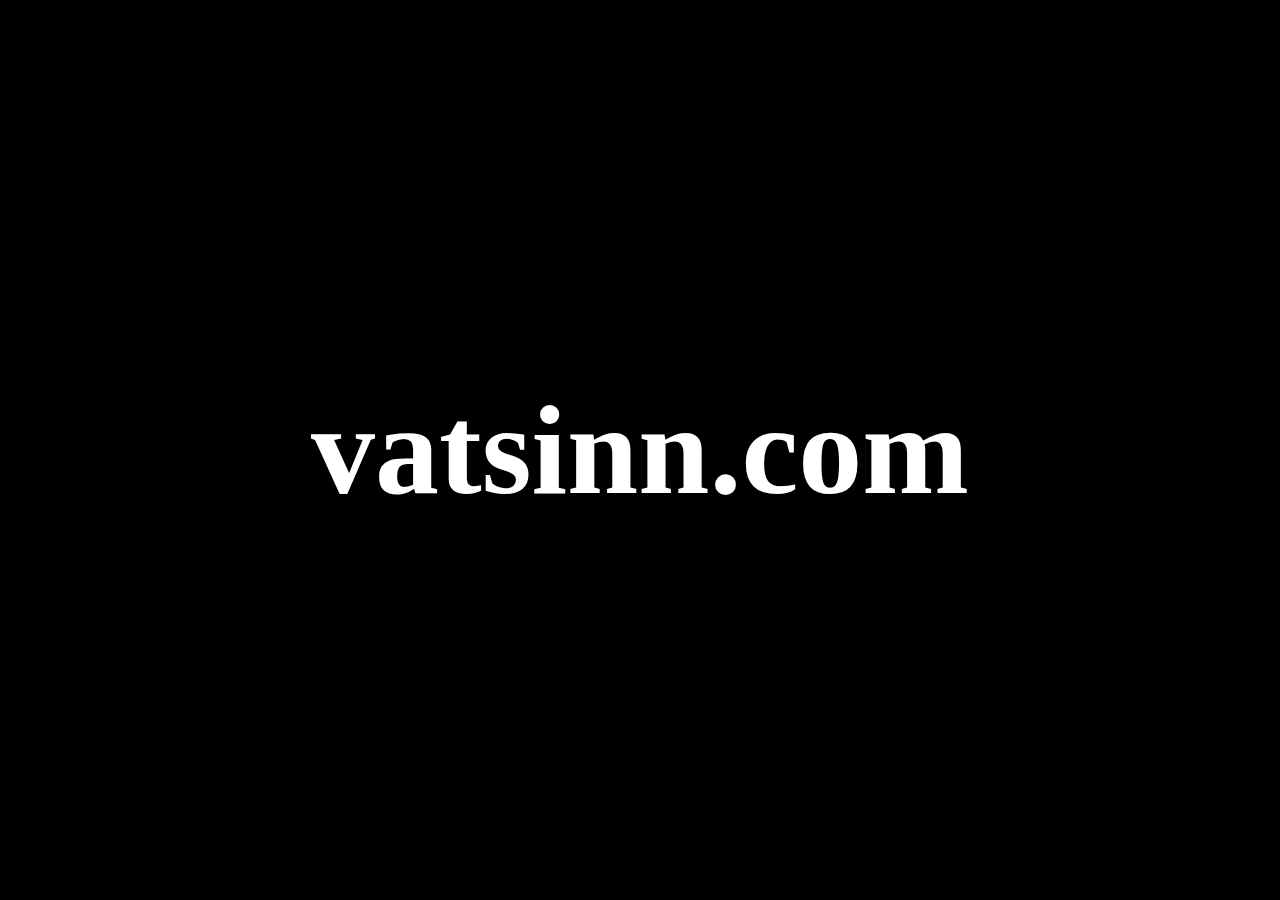
<file: cursor_move_effect/index.html>
<!DOCTYPE html>
<html lang="en">

<head>
    <meta charset="UTF-8" />
    <meta name="description" content="Free Web tutorials" />
    <meta name="keywords" content="HTML, CSS, JavaScript" />
    <meta name="author" content="Pratik Bhatt" />
    <meta name="viewport" content="width=device-width, initial-scale=1.0" />
    <title>Mouse Moving Effect</title>
    <link rel="stylesheet" href="style.css" />
</head>

<body>
    <div class="text">
        <h1>vatsinn.com</h1>
    </div>
    <div class="show"></div>

    <script>
        let position = document.documentElement;
        position.addEventListener("mousemove", (e) => {
            position.style.setProperty("--x", e.clientX + "px");
            position.style.setProperty("--y", e.clientY + "px");
        });
    </script>
</body>

</html>
</file>
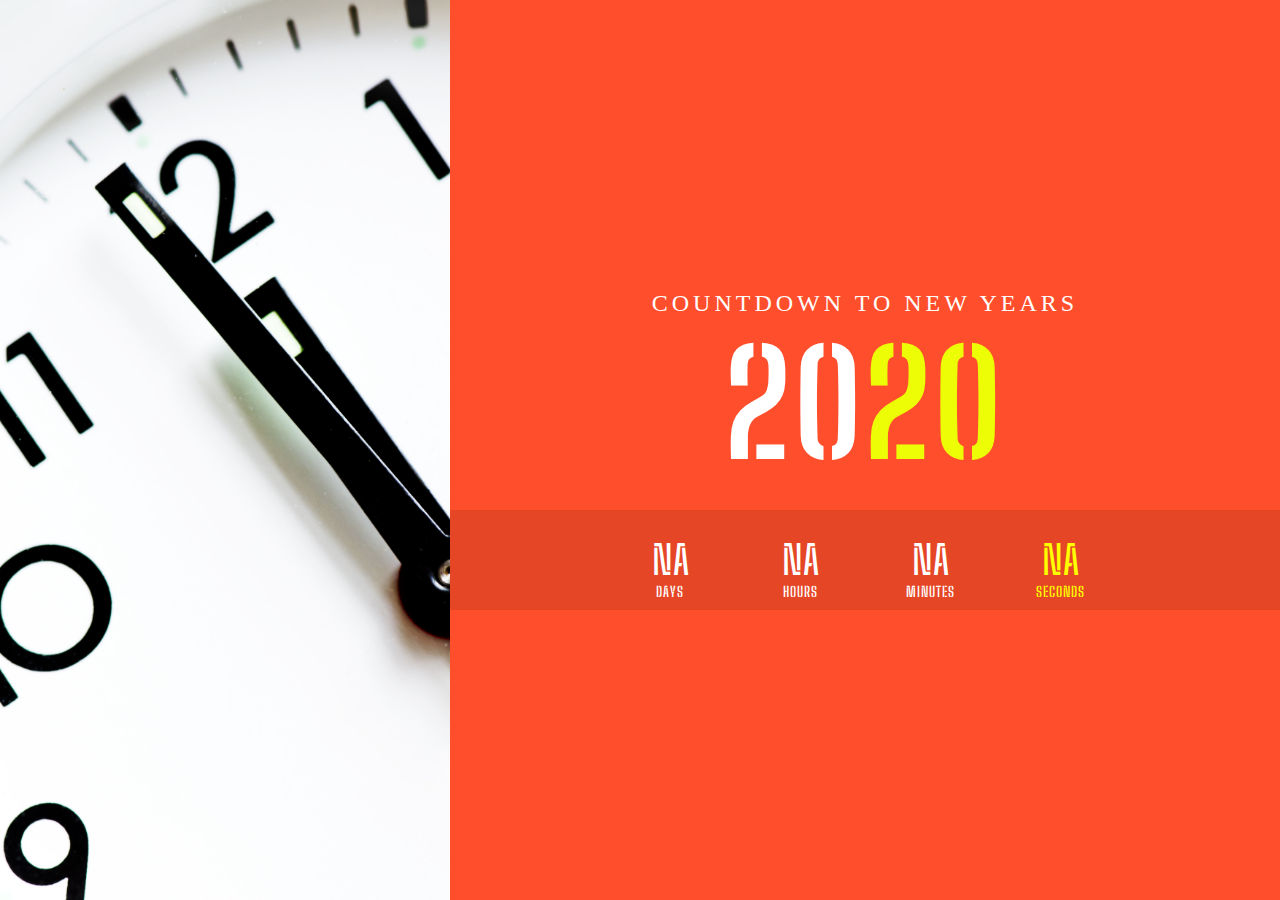
<file: NewYear_Countdown/index.html>
<!DOCTYPE html>
<html lang="en">

<head>
    <meta charset="UTF-8">
    <meta name="viewport" content="width=device-width, initial-scale=1.0">
    <title>New Year Countdown</title>
    <link rel="stylesheet" href="style.css">
</head>

<body>
    <div class="container">
        <div class="imageBox"></div>
        <div class="box">
            <h2>Countdown to New Years <br><span>20<i>20</i></span></h2>
            <div class="contdown">
                <div id="day">NA</div>
                <div id="hour">NA</div>
                <div id="minute">NA</div>
                <div id="second">NA</div>
            </div>
        </div>
    </div>

    <script src="main.js"></script>
</body>

</html>
</file>
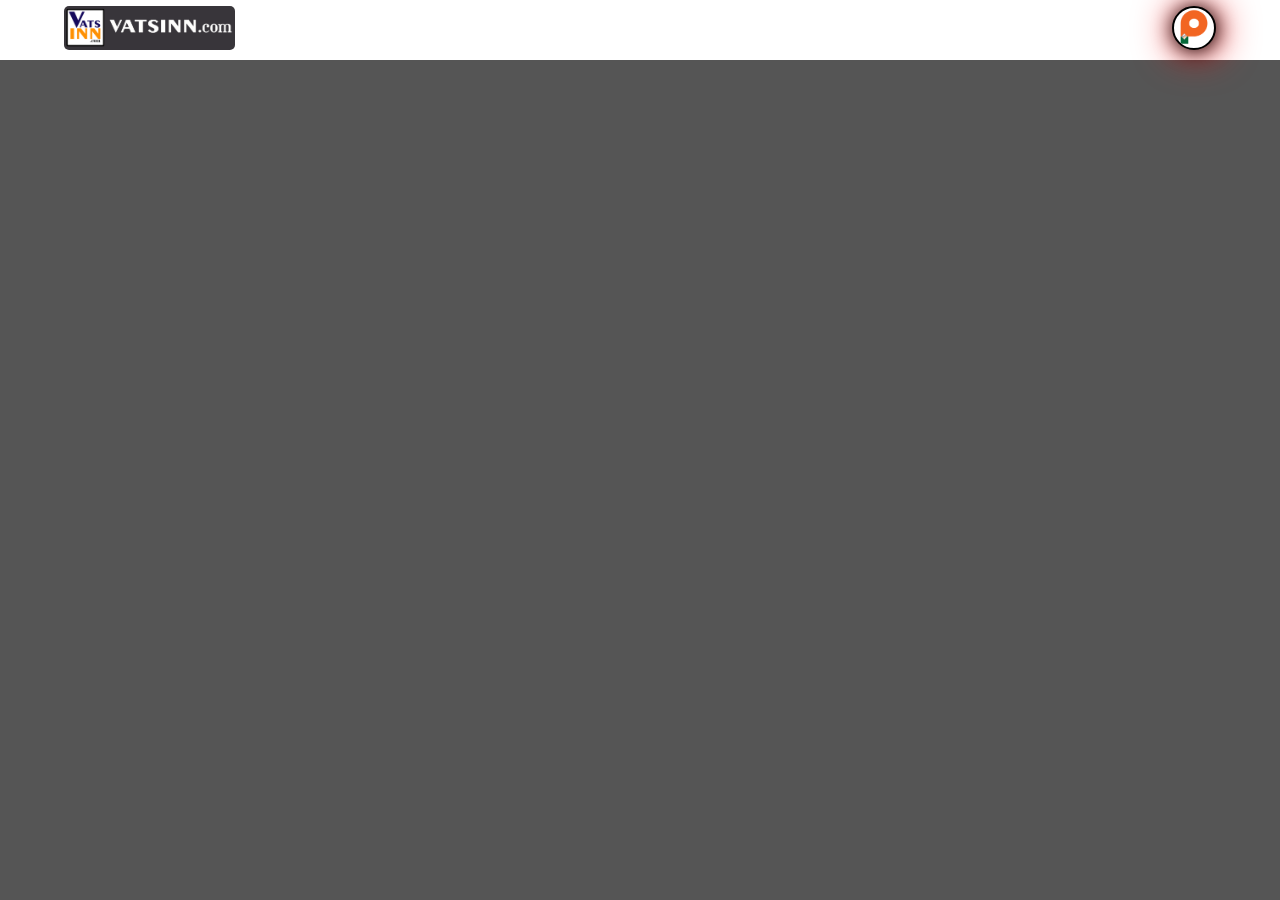
<file: user_menu/index.html>
<!DOCTYPE html>
<html lang="en">

<head>
    <meta charset="UTF-8">
    <meta name="viewport" content="width=device-width, initial-scale=1.0">
    <title>User Menu</title>
    <link rel="stylesheet" href="style.css">
</head>

<body>
    <div class="menu">
        <div class="container">
            <div class="logo"><img src="logo.png" alt=""></div>
            <div class="user" onclick="showhide()"><img src="P_logo1.png" alt=""></div>
        </div>
    </div>
    <div class="usermenu">
        <h3>Vatsal Bhatt<br><span>Web Developer</span></h3>
        <ul>
            <li><img src="user.png"><a href="#">My Profile</a></li>
            <li><img src="edit.png"><a href="#">Edit Profile</a></li>
            <li><img src="envelope.png"><a href="#">Inbox</a></li>
            <li><img src="settings.png"><a href="#">Setting</a></li>
            <li><img src="question.png"><a href="#">Help</a></li>
            <li><img src="log-out.png"><a href="#">Logout</a></li>
        </ul>
    </div>

    <script>
        function showhide() {
            let menuSH = document.querySelector('.usermenu ');
            menuSH.classList.toggle('active')
        }
    </script>


</body>

</html>
</file>
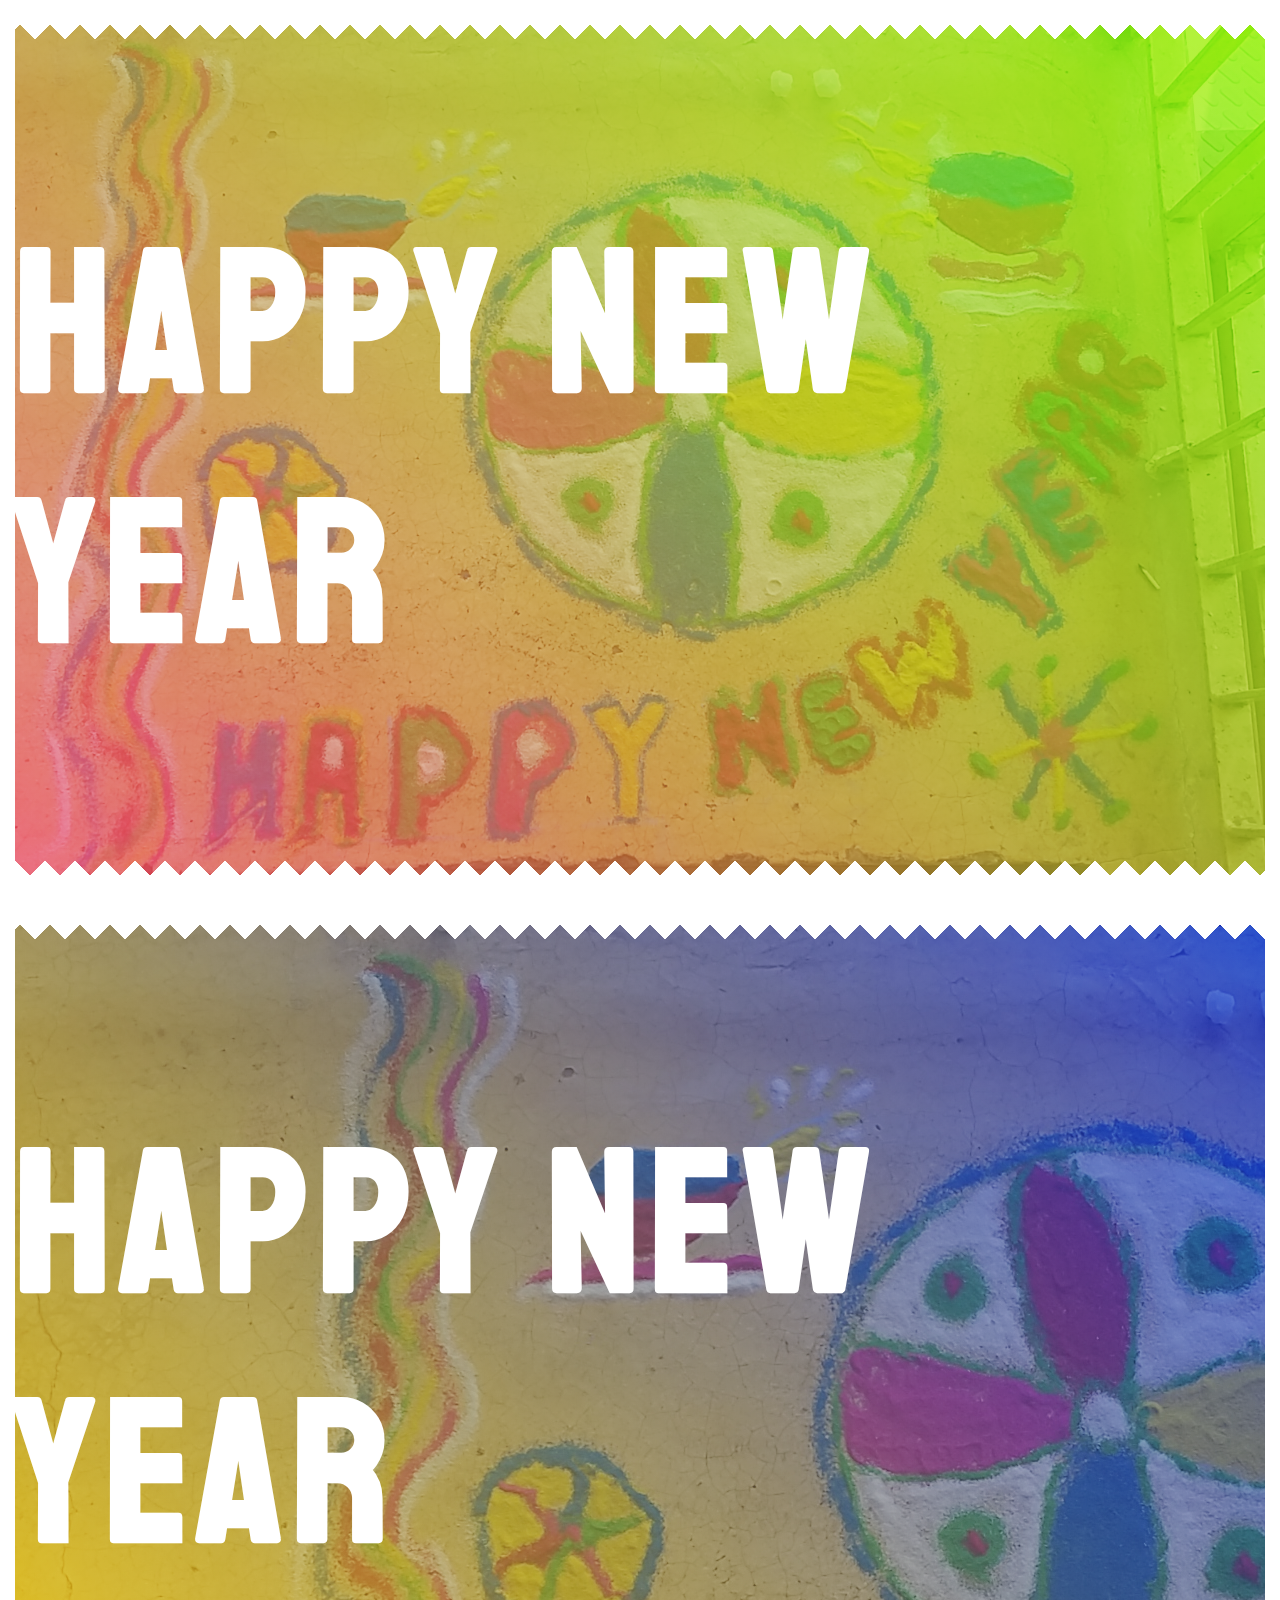
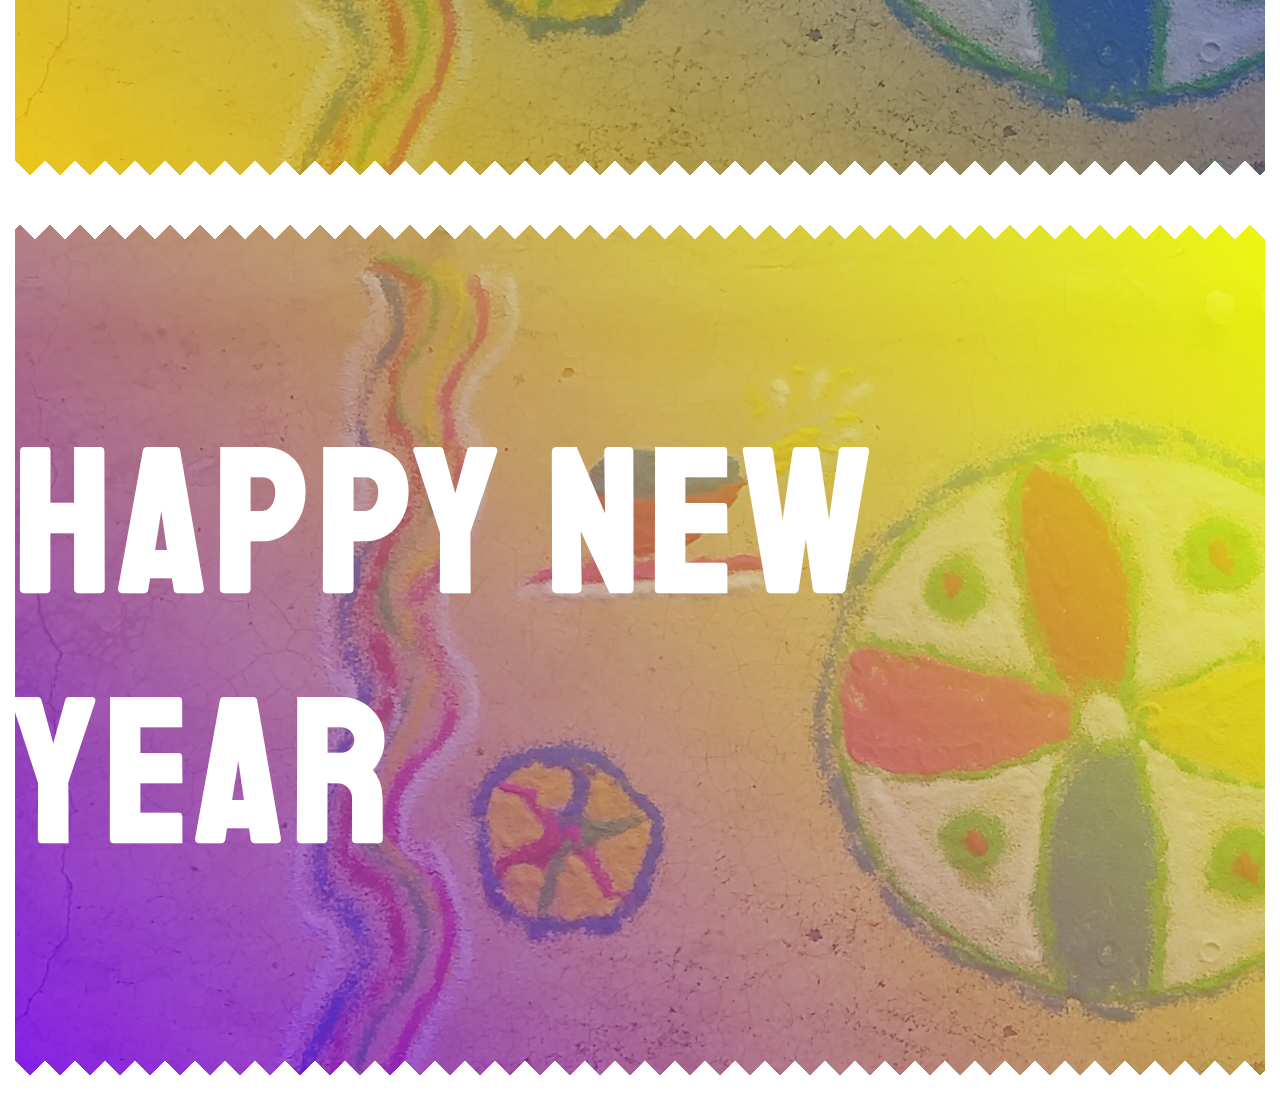
<file: zig_zag_border/index.html>
<!DOCTYPE html>
<html lang="en">

<head>
    <meta charset="UTF-8" />
    <meta name="viewport" content="width=device-width, initial-scale=1.0" />
    <link rel="stylesheet" href="style.css" />
    <title>Zig Zag Border</title>
</head>

<body>
    <div>
        <h1>Happy New Year</h1>
    </div>
    <div>
        <h1>Happy New Year</h1>
    </div>
    <div>
        <h1>Happy New Year</h1>
    </div>
</body>

</html>
</file>
<file: cursor_move_effect/style.css>
/* Pratik Bhatt */


/* Cusror Moving effect */

* {
    margin: 0;
    padding: 0;
    box-sizing: border-box;
    user-select: none;
    /* background: #000; */
}

.text {
    position: relative;
    height: 100vh;
    background: #000;
    display: flex;
    justify-content: center;
    align-items: center;
}

.text h1 {
    color: #fff;
    font-size: 800%;
}

.show {
    position: absolute;
    top: 0;
    left: 0;
    width: 100%;
    height: 100%;
    background: radial-gradient(circle at var(--x) var(--y), transparent 13%, rgba(0, 0, 0, .98) 20%)
}
</file>
<file: NewYear_Countdown/style.css>
@import url('https://fonts.googleapis.com/css2?family=Big+Shoulders+Stencil+Text:wght@900&display=swap');
* {
    margin: 0;
    padding: 0;
}

.container {
    position: relative;
    width: 100%;
    height: 100vh;
    background: #ff4e2b;
    display: flex;
}

.container .imageBox {
    position: relative;
    width: 450px;
    height: 100%;
    background: url('countdown_newyear.jpg');
    background-size: cover;
}

.container .box {
    display: flex;
    width: calc(100% - 450px);
    height: 100%;
    justify-content: center;
    align-items: center;
    flex-direction: column;
}

.container .box h2 {
    text-align: center;
    font-size: 1.5em;
    color: #fff;
    text-transform: uppercase;
    letter-spacing: 4px;
    font-weight: 500;
}

.container .box h2 span {
    font-size: 6em;
    font-weight: 700;
    font-family: 'Big Shoulders Stencil Text', cursive;
}

.container .box h2 span i {
    font-style: normal;
    color: rgb(237, 253, 6)
}

.container .box .contdown {
    margin-top: 20px;
    background: rgba(0, 0, 0, 0.1);
    width: 100%;
    height: 100px;
    display: flex;
    color: #fff;
    justify-content: center;
    align-items: center;
}

.container .box .contdown div {
    position: relative;
    width: 100px;
    text-align: center;
    font-size: 2.5em;
    font-weight: 500;
    margin: 0 15px;
    text-transform: uppercase;
    font-family: 'Big Shoulders Stencil Text', cursive;
}

.container .box .contdown div::before {
    content: 'vatsinn';
    position: absolute;
    bottom: -25px;
    left: 0;
    width: 100%;
    height: 35px;
    font-size: 0.35em;
    font-weight: 600;
    line-height: 35px;
    letter-spacing: 1px;
}

.container .box .contdown div#day::before {
    content: 'days';
}

.container .box .contdown div#hour::before {
    content: 'hours';
}

.container .box .contdown div#minute::before {
    content: 'minutes';
}

.container .box .contdown div#second,
.container .box .contdown div#second::before {
    content: 'seconds';
    color: #ff0;
}

@media (max-width: 991px) {
    .container .imageBox {
        display: none;
    }
    .container .box {
        display: flex;
        width: 100%;
    }
}

@media (max-width: 600px) {
    .container .box h2 {
        font-size: 1em;
    }
    .container .box h2 span {
        font-size: 4em;
    }
}

@media (max-width: 400px) {
    .container .box h2 {
        font-size: 0.7em;
    }
    .container .box h2 span {
        line-break: auto;
        margin-top: 100px;
        font-size: 3em;
    }
    .container .box .contdown div {
        font-size: 2em;
    }
}
</file>
<file: user_menu/style.css>
* {
    margin: 0;
    padding: 0;
}

body {
    background-color: #555;
}

.menu {
    display: flex;
    justify-content: center;
    align-items: center;
    width: 100%;
    height: 60px;
    position: relative;
    top: 0;
    background-color: #fff;
}

.container {
    height: 50px;
    width: 90%;
    display: flex;
    justify-content: space-between;
    align-items: center;
}

.container .user img {
    width: 40px;
    height: 40px;
    border: 2px solid black;
    border-radius: 50%;
    box-shadow: 1px 1px 20px #000, 2px 2px 40px #f00;
    cursor: pointer;
    background-color: #fff;
    object-fit: cover;
}

.container .logo img {
    height: 40px;
    padding: 2px;
    background-color: rgb(56, 53, 58);
    border-radius: 5px;
}

.usermenu {
    position: absolute;
    top: 100px;
    right: 20px;
    padding: 10px 20px;
    background-color: #fff;
    width: 200px;
    display: flex;
    flex-direction: column;
    border-radius: 10px;
    box-shadow: 0 5px 25px rgba(0, 0, 0, 0.1);
    transition: 0.5s;
    visibility: hidden;
    opacity: 0;
}

.usermenu.active {
    top: 80px;
    right: 10px;
    visibility: visible;
    opacity: 1;
}

.usermenu::before {
    content: '';
    position: absolute;
    top: -8px;
    right: 29%;
    width: 20px;
    height: 20px;
    background-color: #fff;
    transform: rotate(45deg);
}

.usermenu h3 {
    width: 100%;
    text-align: center;
    font-size: 18px;
    padding: 10px 0;
    font-weight: 800;
    color: #000;
    line-height: 1.2em;
    letter-spacing: 2px;
    text-transform: uppercase;
    border-bottom: 1px solid rgba(0, 0, 0, 0.05);
}

.usermenu h3 span {
    font-size: 14px;
    color: #b9b7b7;
    letter-spacing: 1px;
    text-transform: capitalize;
}

.usermenu ul li {
    list-style: none;
    padding: 10px 0;
    display: flex;
    align-items: center;
}

.usermenu ul li img {
    width: 20px;
    margin-right: 20px;
    opacity: 0.5;
    transition: 0.5s;
}

.usermenu ul li:hover img {
    opacity: 1;
}

.usermenu ul li a {
    display: inline-block;
    text-decoration: none;
    color: #555;
    transition: 0.5s;
}

.usermenu ul li:hover a {
    color: #f8266c;
    font-weight: 600;
}
</file>
<file: zig_zag_border/style.css>
@import url('https://fonts.googleapis.com/css2?family=Staatliches&display=swap');
* {
    margin: 0;
    padding: 0;
    box-sizing: border-box;
    font-family: 'Staatliches', cursive;
}

div {
    position: relative;
    width: 100%;
    height: 100vh;
    background: url('image.jpg'), linear-gradient(45deg, #eb6b95, #78ec0c);
    background-blend-mode: soft-light;
    background-size: cover;
    background-position: center;
    display: flex;
    justify-content: center;
    align-items: center;
    border-left: 15px solid #fff;
    border-right: 15px solid #fff;
}

div:nth-child(2) {
    background: url('image.jpg'), linear-gradient(45deg, #ebc728, #0f31c7);
}

div:nth-child(3) {
    background: url('image.jpg'), linear-gradient(45deg, #7619f0, #e6f705);
}

div::before {
    content: '';
    position: absolute;
    bottom: 0;
    left: 0;
    width: 100%;
    height: 40px;
    display: block;
    background: linear-gradient(-45deg, transparent 33.33%, #fff 33.33%, #fff 66.66%, transparent 66.66%), linear-gradient(45deg, transparent 33.33%, #fff 33.33%, #fff 66.66%, transparent 66.66%);
    background-size: 30px 60px;
}

div::after {
    content: '';
    position: absolute;
    top: 0;
    left: 0;
    width: 100%;
    height: 40px;
    display: block;
    background: linear-gradient(-45deg, transparent 33.33%, #fff 33.33%, #fff 66.66%, transparent 66.66%), linear-gradient(45deg, transparent 33.33%, #fff 33.33%, #fff 66.66%, transparent 66.66%);
    background-size: 30px 60px;
    transform: rotate(180deg);
}

div h1 {
    color: #fff;
    font-size: 200px;
    letter-spacing: 10px;
}
</file>
